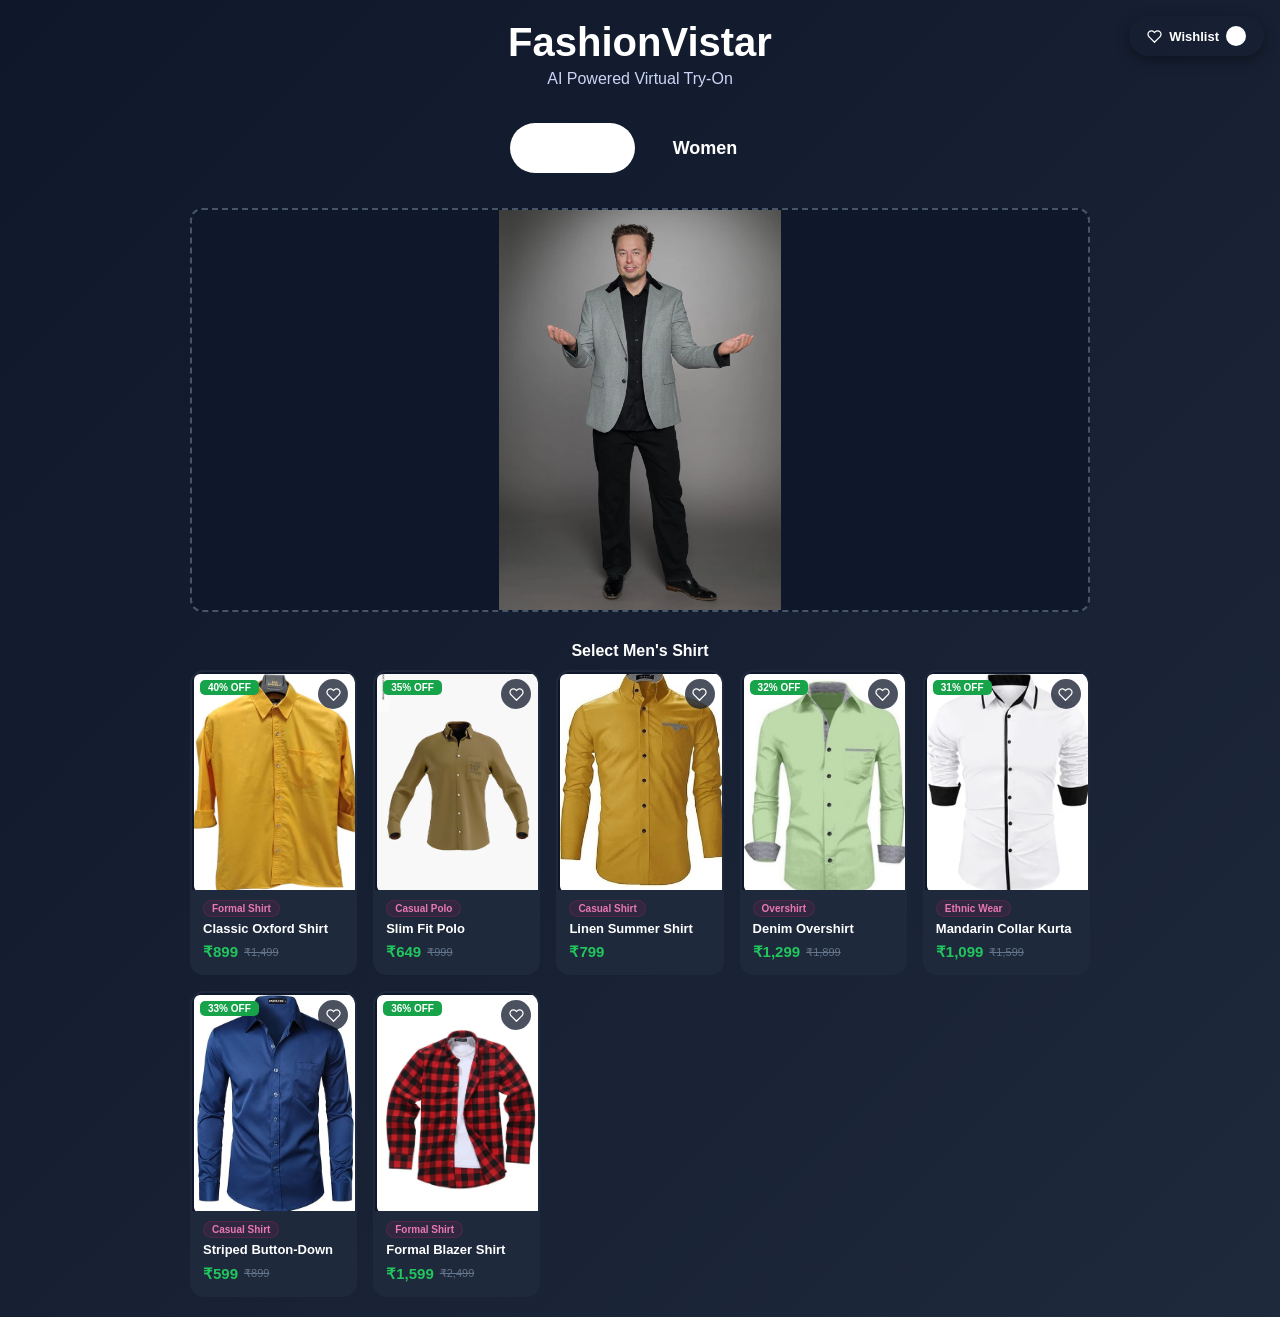
<file: index.html>
<!DOCTYPE html>
<html>
<head>
    <title>FashionVistar</title>
    <meta name="viewport" content="width=device-width, initial-scale=1.0">
    <link rel="stylesheet" href="css/style.css">
    <link rel="stylesheet" href="css/new.css">
</head>
<body>

    <!-- ── Wishlist FAB ── -->
    <button class="wishlist-fab" onclick="openDrawer()">
        <svg viewBox="0 0 24 24">
            <path stroke-linecap="round" stroke-linejoin="round"
                d="M20.84 4.61a5.5 5.5 0 0 0-7.78 0L12 5.67l-1.06-1.06a5.5 5.5 0 0 0-7.78
                7.78l1.06 1.06L12 21.23l7.78-7.78 1.06-1.06a5.5 5.5 0 0 0 0-7.78z"/>
        </svg>
        Wishlist
        <span class="wl-badge" id="wishlistCount">0</span>
    </button>

    <!-- ── Wishlist Drawer ── -->
    <div class="drawer-overlay" id="drawerOverlay" onclick="closeDrawer()"></div>
    <div class="drawer" id="wishlistDrawer">
        <div class="drawer-header">
            <h2>My Wishlist</h2>
            <button class="drawer-close" onclick="closeDrawer()">&#x2715;</button>
        </div>
        <div id="wishlistItems">
            <div class="empty-wishlist">
                <svg viewBox="0 0 24 24" stroke-width="1.5">
                    <path stroke-linecap="round" stroke-linejoin="round"
                        d="M21 8.25c0-2.485-2.099-4.5-4.688-4.5-1.935 0-3.597 1.126-4.312
                        2.733-.715-1.607-2.377-2.733-4.313-2.733C5.1 3.75 3 5.765 3 8.25c0
                        7.22 9 12 9 12s9-4.78 9-12Z"/>
                </svg>
                <p>No items saved yet.<br>Tap the heart on any outfit!</p>
            </div>
        </div>
    </div>

    <!-- ── Main App ── -->
    <div class="container">

        <div class="header">
            <h1>FashionVistar</h1>
            <p>AI Powered Virtual Try-On</p>
        </div>

        <!-- Gender Toggle -->
        <div class="toggle-wrapper">
            <div class="toggle-container" onclick="toggleGender()">
                <div id="toggleSlider" class="toggle-slider"></div>
                <div id="textMan"   class="toggle-text active">Man</div>
                <div id="textWomen" class="toggle-text">Women</div>
            </div>
        </div>

        <!-- Preview Box -->
        <div class="preview-box">
            <img id="userImage" src="assets/person/elon-musk.jpg" width="300">
            <input type="file" id="photoInput" hidden>

            <!-- Loader -->
            <div id="loaderBox" class="loader-box">
                <div class="loader-top">
                    <h2 id="statusText">Preparing your outfit...</h2>
                    <div class="progress-bar">
                        <div id="progressFill" class="progress-fill"></div>
                    </div>
                </div>
                <div class="slides-container">
                    <div class="slide active">
                        <h3>PROBLEM: SIZE NOT FIT</h3>
                        <p>Shirt looks good online<br>But when it comes,<br><b>size is tight or loose</b></p>
                    </div>
                    <div class="slide">
                        <h3>FASHIONVISTAR SOLUTION</h3>
                        <p>Upload your photo<br>FashionVistar shows<br><b>how shirt fits on YOU</b></p>
                    </div>
                    <div class="slide">
                        <h3>PROBLEM: RETURN TAKES TIME</h3>
                        <p>Wrong size comes<br>You return item<br>Wait many days.</p>
                    </div>
                    <div class="slide">
                        <h3>FASHIONVISTAR SAVES TIME</h3>
                        <p>See fitting first<br>On FashionVistar<br><b>Buy correct size once</b></p>
                    </div>
                    <div class="slide">
                        <h3>PROBLEM: MODEL BODY DIFFERENT</h3>
                        <p>Model body is different<br>Your body is different<br>Shirt looks different.</p>
                    </div>
                    <div class="slide">
                        <h3>FASHIONVISTAR SHOWS YOUR LOOK</h3>
                        <p>Not model photo<br>FashionVistar shows<br><b>shirt on your body</b></p>
                    </div>
                    <div class="slide">
                        <h3>PROBLEM: BUYING IS GUESS</h3>
                        <p>You guess size<br>Guess fitting<br>Hope it looks good.</p>
                    </div>
                    <div class="slide">
                        <h3>FASHIONVISTAR REMOVES GUESS</h3>
                        <p>See preview first<br>On FashionVistar<br><b>Then buy with confidence</b></p>
                    </div>
                    <div class="slide">
                        <h3>PROBLEM: STYLE NOT SUIT</h3>
                        <p>Shirt fits well<br>But style not good<br>On your face.</p>
                    </div>
                    <div class="slide">
                        <h3>FASHIONVISTAR SHOWS STYLE</h3>
                        <p>Try many shirts<br>On FashionVistar<br><b>Choose best style</b></p>
                    </div>
                    <div class="slide">
                        <h3>PROBLEM: MONEY WASTE</h3>
                        <p>Wrong clothes buy<br>Return again<br>Money and time waste.</p>
                    </div>
                    <div class="slide">
                        <h3>FASHIONVISTAR SAVES MONEY</h3>
                        <p>See before buying<br>On FashionVistar<br><b>Less wrong purchase</b></p>
                    </div>
                    <div class="slide">
                        <h3>ALMOST READY</h3>
                        <p>FashionVistar is<br>creating your look<br>Please wait...</p>
                    </div>
                </div>
            </div>
        </div>

        <!-- Men's Card Grid -->
        <div id="menGrid" class="shirts-section">
            <div class="shirts-title">Select Men's Shirt</div>
            <div class="shirts-grid"></div>
        </div>

        <!-- Women's Card Grid -->
        <div id="womenGrid" class="shirts-section" style="display:none;">
            <div class="shirts-title">Select Women's Outfit</div>
            <div class="shirts-grid"></div>
        </div>

        <!-- Generate Button -->
        <button id="generateBtn" onclick="generateTryOn()">
            Generate Virtual Try-On
        </button>

    </div>

    <script src="js/app.js"></script>
</body>
</html>
</file>
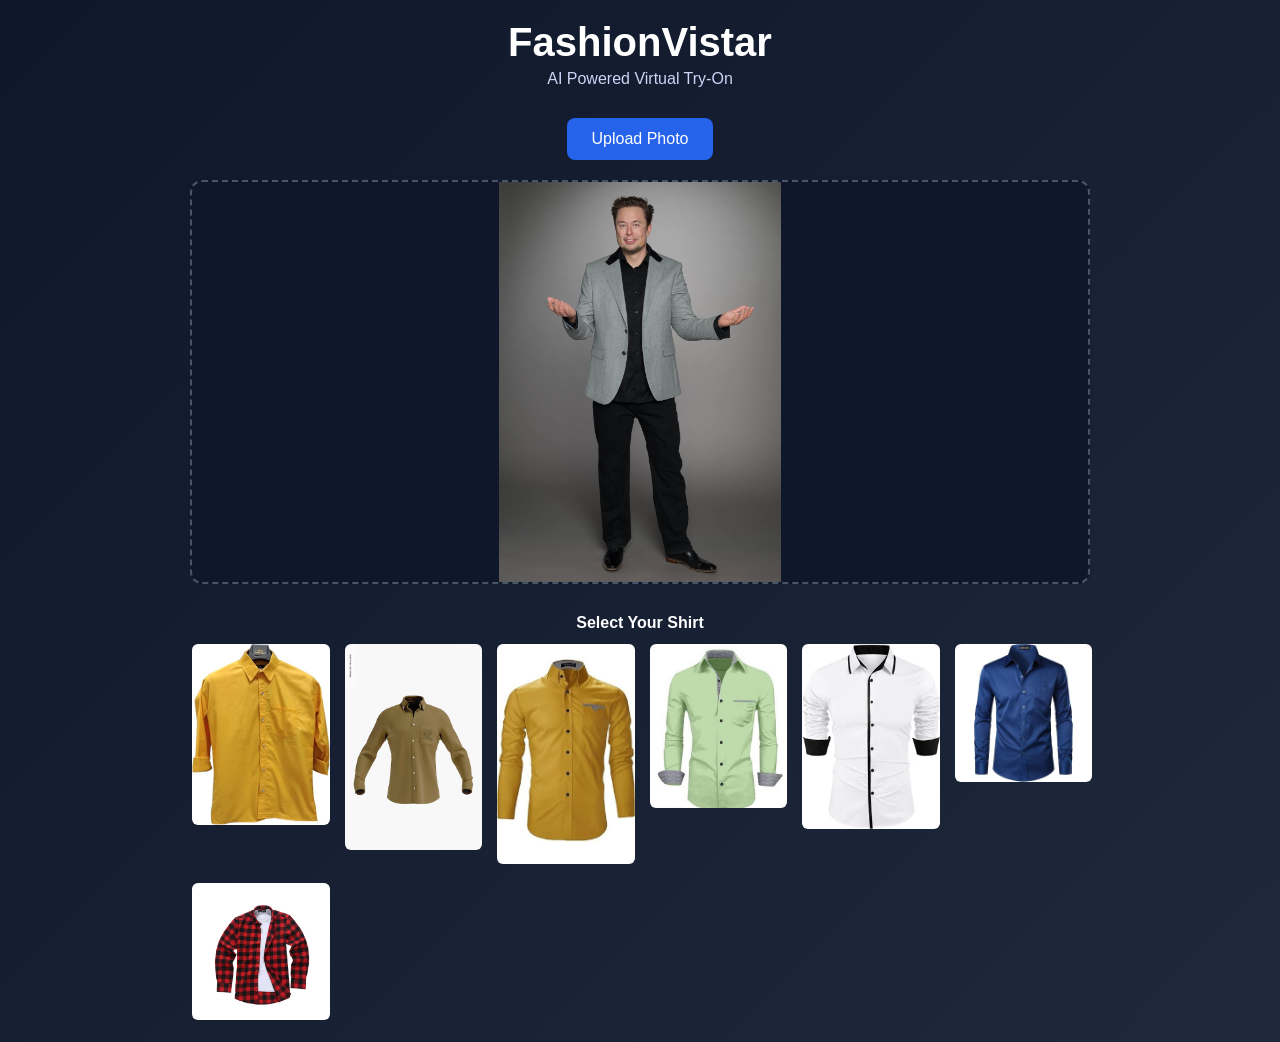
<file: frontend/index.html>
<!DOCTYPE html>
<html>

<head>

    <title>FashionVistar</title>

    <meta name="viewport" content="width=device-width, initial-scale=1.0">

    <link rel="stylesheet" href="css/style.css">

</head>

<body>

    <div class="container">

        <div class="header">

            <h1>FashionVistar</h1>
            <p>AI Powered Virtual Try-On</p>

        </div>


        <div class="upload-section">

            <label class="upload-btn">

                Upload Photo
                <input type="file" id="photoInput" hidden>

            </label>

        </div>



        <!-- Preview Box -->

        <div class="preview-box">

            <img id="userImage" src="assets/person/elon-musk.jpg" width="300">



            <!-- LOADER -->

            <div id="loaderBox" class="loader-box">

                <!-- TOP STATUS -->

                <div class="loader-top">

                    <h2 id="statusText">

                        Preparing your outfit...

                    </h2>

                    <div class="progress-bar">

                        <div id="progressFill" class="progress-fill">

                        </div>

                    </div>

                </div>



                <!-- SLIDES -->

                <div class="slides-container">

                    <!-- Problem 1 -->
                
                    <div class="slide active">
                
                        <h3>PROBLEM: SIZE NOT FIT</h3>
                
                        <p>
                
                            Shirt looks good online<br>
                            But when it comes,<br>
                            <b>size is tight or loose</b>
                
                        </p>
                
                    </div>
                
                
                
                    <!-- Solution 1 -->
                
                    <div class="slide">
                
                        <h3>FASHIONVISTAR SOLUTION</h3>
                
                        <p>
                
                            Upload your photo<br>
                            FashionVistar shows<br>
                            <b>how shirt fits on YOU</b>
                
                        </p>
                
                    </div>
                
                
                
                    <!-- Problem 2 -->
                
                    <div class="slide">
                
                        <h3>PROBLEM: RETURN TAKES TIME</h3>
                
                        <p>
                
                            Wrong size comes<br>
                            You return item<br>
                            Wait many days.
                
                        </p>
                
                    </div>
                
                
                
                    <!-- Solution 2 -->
                
                    <div class="slide">
                
                        <h3>FASHIONVISTAR SAVES TIME</h3>
                
                        <p>
                
                            See fitting first<br>
                            On FashionVistar<br>
                            <b>Buy correct size once</b>
                
                        </p>
                
                    </div>
                
                
                
                    <!-- Problem 3 -->
                
                    <div class="slide">
                
                        <h3>PROBLEM: MODEL BODY DIFFERENT</h3>
                
                        <p>
                
                            Model body is different<br>
                            Your body is different<br>
                            Shirt looks different.
                
                        </p>
                
                    </div>
                
                
                
                    <!-- Solution 3 -->
                
                    <div class="slide">
                
                        <h3>FASHIONVISTAR SHOWS YOUR LOOK</h3>
                
                        <p>
                
                            Not model photo<br>
                            FashionVistar shows<br>
                            <b>shirt on your body</b>
                
                        </p>
                
                    </div>
                
                
                
                    <!-- Problem 4 -->
                
                    <div class="slide">
                
                        <h3>PROBLEM: BUYING IS GUESS</h3>
                
                        <p>
                
                            You guess size<br>
                            Guess fitting<br>
                            Hope it looks good.
                
                        </p>
                
                    </div>
                
                
                
                    <!-- Solution 4 -->
                
                    <div class="slide">
                
                        <h3>FASHIONVISTAR REMOVES GUESS</h3>
                
                        <p>
                
                            See preview first<br>
                            On FashionVistar<br>
                            <b>Then buy with confidence</b>
                
                        </p>
                
                    </div>
                
                
                
                    <!-- Problem 5 -->
                
                    <div class="slide">
                
                        <h3>PROBLEM: STYLE NOT SUIT</h3>
                
                        <p>
                
                            Shirt fits well<br>
                            But style not good<br>
                            On your face.
                
                        </p>
                
                    </div>
                
                
                
                    <!-- Solution 5 -->
                
                    <div class="slide">
                
                        <h3>FASHIONVISTAR SHOWS STYLE</h3>
                
                        <p>
                
                            Try many shirts<br>
                            On FashionVistar<br>
                            <b>Choose best style</b>
                
                        </p>
                
                    </div>
                
                
                
                    <!-- Problem 6 -->
                
                    <div class="slide">
                
                        <h3>PROBLEM: MONEY WASTE</h3>
                
                        <p>
                
                            Wrong clothes buy<br>
                            Return again<br>
                            Money and time waste.
                
                        </p>
                
                    </div>
                
                
                
                    <!-- Solution 6 -->
                
                    <div class="slide">
                
                        <h3>FASHIONVISTAR SAVES MONEY</h3>
                
                        <p>
                
                            See before buying<br>
                            On FashionVistar<br>
                            <b>Less wrong purchase</b>
                
                        </p>
                
                    </div>
                
                
                
                    <!-- Final -->
                
                    <div class="slide">
                
                        <h3>ALMOST READY</h3>
                
                        <p>
                
                            FashionVistar is<br>
                            creating your look<br>
                            Please wait...
                
                        </p>
                
                    </div>
                
                </div>

            </div>

        </div>



        <div class="shirts-title">

            Select Your Shirt

        </div>



        <div class="shirts-grid">

            <img src="assets/shirts/shirt1.jpg" onclick="selectShirt(this)">

            <img src="assets/shirts/shirt2.jpg" onclick="selectShirt(this)">

            <img src="assets/shirts/shirt3.jpg" onclick="selectShirt(this)">

            <img src="assets/shirts/shirt4.jpg" onclick="selectShirt(this)">

            <img src="assets/shirts/shirt5.jpg" onclick="selectShirt(this)">

            <img src="assets/shirts/shirt6.jpg" onclick="selectShirt(this)">

            <img src="assets/shirts/shirt7.jpg" onclick="selectShirt(this)">

        </div>



        <button id="generateBtn" onclick="generateTryOn()">

            Generate Virtual Try-On

        </button>

    </div>


    <script src="js/app.js"></script>

</body>

</html>
</file>
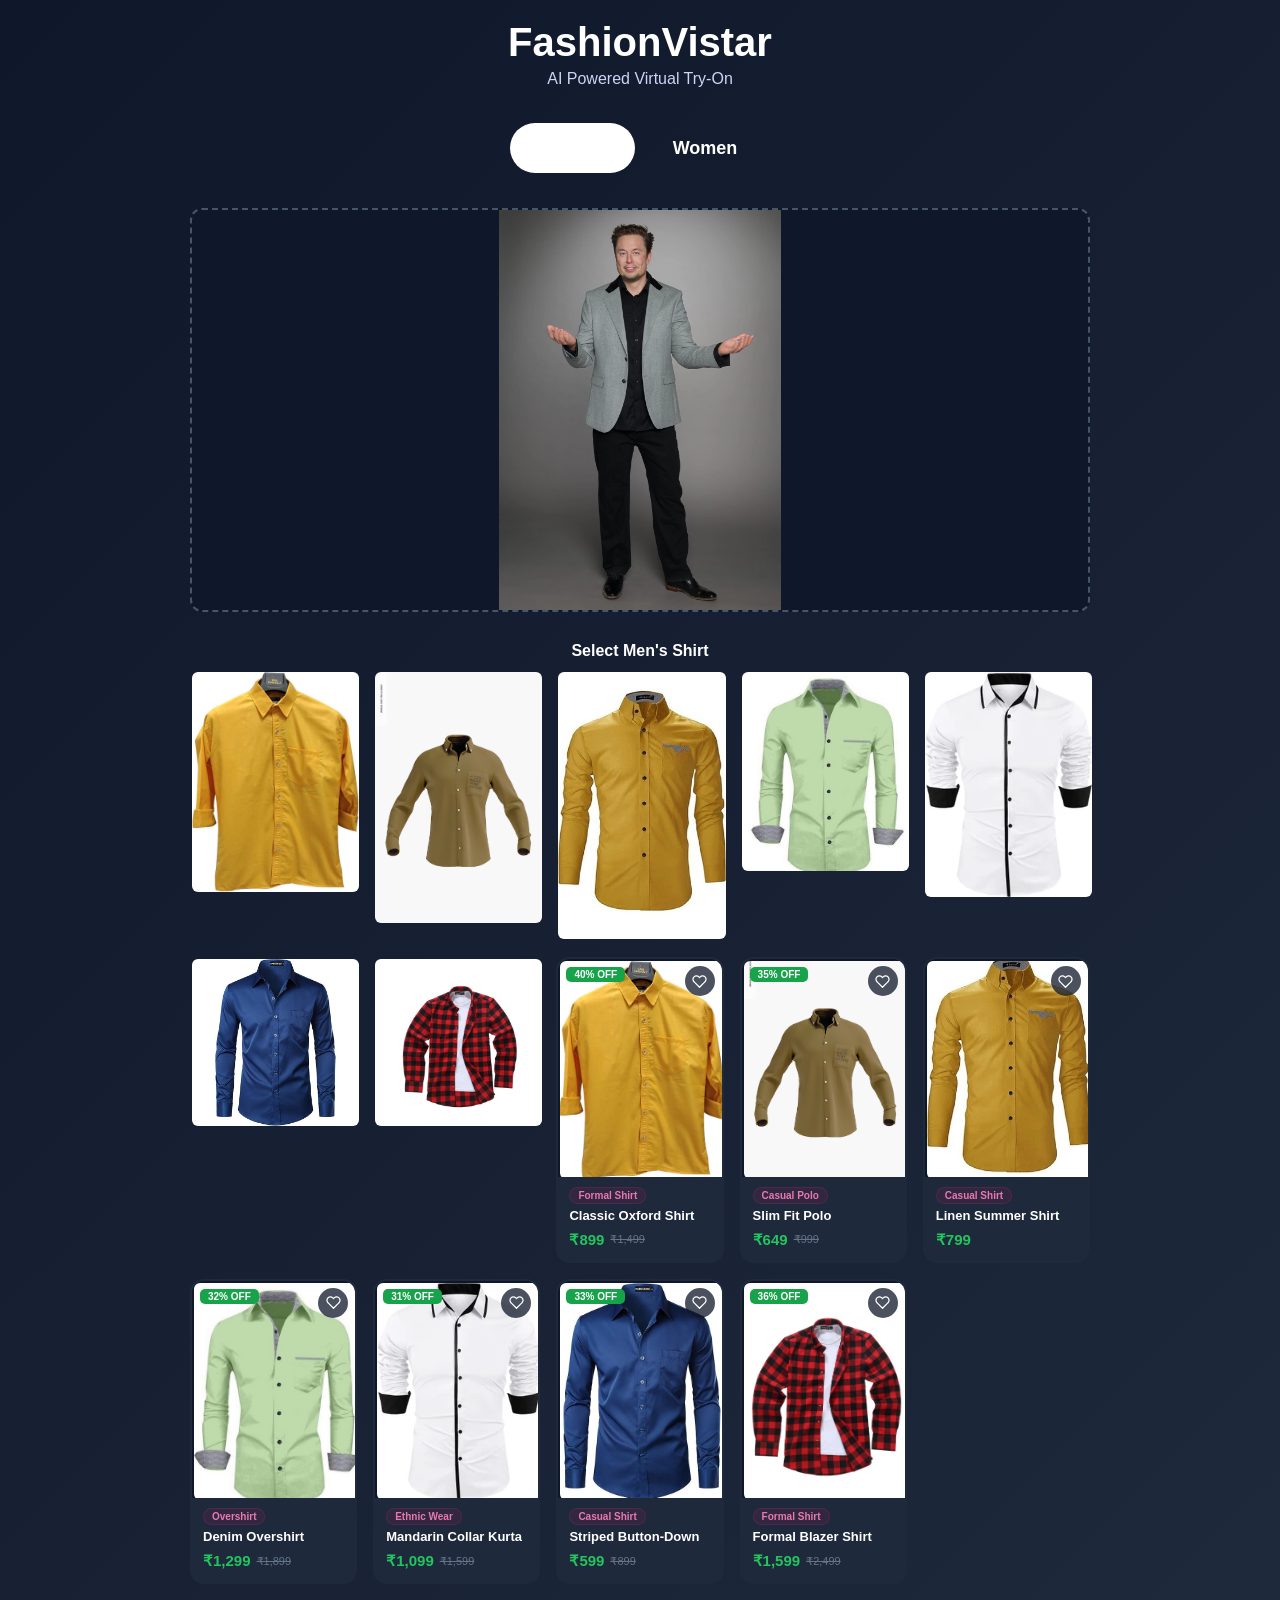
<file: index2.html>
<!DOCTYPE html>
<html>

<head>

    <title>FashionVistar</title>

    <meta name="viewport" content="width=device-width, initial-scale=1.0">

    <link rel="stylesheet" href="css/style.css">
    <link rel="stylesheet" href="css/new.css">
    <!-- <script src="js/app.js" defer></script> -->

</head>

<body>

    <div class="container">

        <div class="header">

            <h1>FashionVistar</h1>
            <p>AI Powered Virtual Try-On</p>

        </div>


        <!-- <div class="upload-section">

            <label class="upload-btn">

                Upload Photo
                <input type="file" id="photoInput" hidden>

            </label>

        </div> -->

        <!-- NEW: Gender Toggle Switch -->
        <div class="toggle-wrapper">
            <div class="toggle-container" onclick="toggleGender()">
                <div id="toggleSlider" class="toggle-slider"></div>
                <div id="textMan" class="toggle-text active">Man</div>
                <div id="textWomen" class="toggle-text">Women</div>
            </div>
        </div>
        



        <!-- Preview Box -->

        <div class="preview-box">

            <img id="userImage" src="assets/person/elon-musk.jpg" width="300">
            <input type="file" id="photoInput" hidden>


            <!-- LOADER -->

            <div id="loaderBox" class="loader-box">

                <!-- TOP STATUS -->

                <div class="loader-top">

                    <h2 id="statusText">

                        Preparing your outfit...

                    </h2>

                    <div class="progress-bar">

                        <div id="progressFill" class="progress-fill">

                        </div>

                    </div>

                </div>



                <!-- SLIDES -->

                <div class="slides-container">

                    <!-- Problem 1 -->
                
                    <div class="slide active">
                
                        <h3>PROBLEM: SIZE NOT FIT</h3>
                
                        <p>
                
                            Shirt looks good online<br>
                            But when it comes,<br>
                            <b>size is tight or loose</b>
                
                        </p>
                
                    </div>
                
                
                
                    <!-- Solution 1 -->
                
                    <div class="slide">
                
                        <h3>FASHIONVISTAR SOLUTION</h3>
                
                        <p>
                
                            Upload your photo<br>
                            FashionVistar shows<br>
                            <b>how shirt fits on YOU</b>
                
                        </p>
                
                    </div>
                
                
                
                    <!-- Problem 2 -->
                
                    <div class="slide">
                
                        <h3>PROBLEM: RETURN TAKES TIME</h3>
                
                        <p>
                
                            Wrong size comes<br>
                            You return item<br>
                            Wait many days.
                
                        </p>
                
                    </div>
                
                
                
                    <!-- Solution 2 -->
                
                    <div class="slide">
                
                        <h3>FASHIONVISTAR SAVES TIME</h3>
                
                        <p>
                
                            See fitting first<br>
                            On FashionVistar<br>
                            <b>Buy correct size once</b>
                
                        </p>
                
                    </div>
                
                
                
                    <!-- Problem 3 -->
                
                    <div class="slide">
                
                        <h3>PROBLEM: MODEL BODY DIFFERENT</h3>
                
                        <p>
                
                            Model body is different<br>
                            Your body is different<br>
                            Shirt looks different.
                
                        </p>
                
                    </div>
                
                
                
                    <!-- Solution 3 -->
                
                    <div class="slide">
                
                        <h3>FASHIONVISTAR SHOWS YOUR LOOK</h3>
                
                        <p>
                
                            Not model photo<br>
                            FashionVistar shows<br>
                            <b>shirt on your body</b>
                
                        </p>
                
                    </div>
                
                
                
                    <!-- Problem 4 -->
                
                    <div class="slide">
                
                        <h3>PROBLEM: BUYING IS GUESS</h3>
                
                        <p>
                
                            You guess size<br>
                            Guess fitting<br>
                            Hope it looks good.
                
                        </p>
                
                    </div>
                
                
                
                    <!-- Solution 4 -->
                
                    <div class="slide">
                
                        <h3>FASHIONVISTAR REMOVES GUESS</h3>
                
                        <p>
                
                            See preview first<br>
                            On FashionVistar<br>
                            <b>Then buy with confidence</b>
                
                        </p>
                
                    </div>
                
                
                
                    <!-- Problem 5 -->
                
                    <div class="slide">
                
                        <h3>PROBLEM: STYLE NOT SUIT</h3>
                
                        <p>
                
                            Shirt fits well<br>
                            But style not good<br>
                            On your face.
                
                        </p>
                
                    </div>
                
                
                
                    <!-- Solution 5 -->
                
                    <div class="slide">
                
                        <h3>FASHIONVISTAR SHOWS STYLE</h3>
                
                        <p>
                
                            Try many shirts<br>
                            On FashionVistar<br>
                            <b>Choose best style</b>
                
                        </p>
                
                    </div>
                
                
                
                    <!-- Problem 6 -->
                
                    <div class="slide">
                
                        <h3>PROBLEM: MONEY WASTE</h3>
                
                        <p>
                
                            Wrong clothes buy<br>
                            Return again<br>
                            Money and time waste.
                
                        </p>
                
                    </div>
                
                
                
                    <!-- Solution 6 -->
                
                    <div class="slide">
                
                        <h3>FASHIONVISTAR SAVES MONEY</h3>
                
                        <p>
                
                            See before buying<br>
                            On FashionVistar<br>
                            <b>Less wrong purchase</b>
                
                        </p>
                
                    </div>
                
                
                
                    <!-- Final -->
                
                    <div class="slide">
                
                        <h3>ALMOST READY</h3>
                
                        <p>
                
                            FashionVistar is<br>
                            creating your look<br>
                            Please wait...
                
                        </p>
                
                    </div>
                
                </div>

            </div>

        </div>


        <!-- Men's Grid (Default) -->
        <div id="menGrid" class="shirts-section">
            <div class="shirts-title">Select Men's Shirt</div>
            <div class="shirts-grid">
                <img src="assets/man/shirt1.jpg" onclick="selectShirt(this)">
                <img src="assets/man/shirt2.jpg" onclick="selectShirt(this)">
                <img src="assets/man/shirt3.jpg" onclick="selectShirt(this)">
                <img src="assets/man/shirt4.jpg" onclick="selectShirt(this)">
                <img src="assets/man/shirt5.jpg" onclick="selectShirt(this)">
                <img src="assets/man/shirt6.jpg" onclick="selectShirt(this)">
                <img src="assets/man/shirt7.jpg" onclick="selectShirt(this)">
            </div>
        </div>

        <!-- Women's Grid (Hidden by default) -->
        <div id="womenGrid" class="shirts-section" style="display: none;">
            <div class="shirts-title">Select Women's Outfit</div>
            <div class="shirts-grid">
                <img src="assets/women/dress1.jpg" onclick="selectShirt(this)">
                <img src="assets/women/dress2.jpg" onclick="selectShirt(this)">
                <img src="assets/women/dress3.jpg" onclick="selectShirt(this)">
                <img src="assets/women/dress4.jpg" onclick="selectShirt(this)">
                <img src="assets/women/dress5.jpg" onclick="selectShirt(this)">
                <img src="assets/women/dress6.jpg" onclick="selectShirt(this)">
                <img src="assets/women/dress7.jpg" onclick="selectShirt(this)">
                <img src="assets/women/dress8.jpg" onclick="selectShirt(this)">
                <img src="assets/women/dress9.jpg" onclick="selectShirt(this)">
                <img src="assets/women/dress10.jpg" onclick="selectShirt(this)">
            </div>
        </div>
        

        <button id="generateBtn" onclick="generateTryOn()">

            Generate Virtual Try-On

        </button>

    </div>


    <script src="js/app.js"></script>

</body>

</html>
</file>
<file: css/style.css>
body {
    margin: 0;
    font-family: Arial, sans-serif;
    background: linear-gradient(135deg, #0f172a, #1e293b);
    color: white;
}

/* Main container */
.container {
    max-width: 900px;
    margin: auto;
    padding: 20px;
}

/* Header */
.header {
    text-align: center;
    margin-bottom: 30px;
}

.header h1 {
    font-size: 40px;
    margin: 0;
}

.header p {
    color: #cbd5f5;
    margin-top: 5px;
}

/* Upload section */
.upload-section {
    text-align: center;
    margin-bottom: 20px;
}

.upload-btn {
    background: #2563eb;
    padding: 12px 25px;
    border-radius: 8px;
    cursor: pointer;
    display: inline-block;
    transition: 0.3s;
}

.upload-btn:hover {
    background: #1d4ed8;
}

/* Image Preview */
.preview-box {
    cursor: pointer;
    height: 400px;
    background: #0f172a;
    border: 2px dashed #475569;
    display: flex;
    align-items: center;
    justify-content: center;
    border-radius: 12px;
    overflow: hidden;
    margin-bottom: 20px;
    position: relative;
}

/* Fix image scaling */
.preview-box img {
    max-height: 100%;
    max-width: 100%;
    object-fit: contain;
}

/* Shirt title */
.shirts-title {
    margin-top: 30px;
    margin-bottom: 10px;
    font-weight: bold;
    text-align: center;
}

/* Shirt Grid */
.shirts-grid {
    display: grid;
    grid-template-columns: repeat(auto-fit, minmax(120px, 1fr));
    gap: 15px;
}

.shirts-grid img {
    width: 100%;
    border-radius: 8px;
    cursor: pointer;
    border: 2px solid transparent;
    transition: 0.2s;
}

.shirts-grid img:hover {
    transform: scale(1.05);
}

/* Selected shirt */
.shirts-grid img.selected {
    border: 2px solid #3b82f6;
}

/* Generate Button */
#generateBtn {
    position: fixed;
    bottom: 20px;
    left: 50%;
    transform: translateX(-50%);
    padding: 15px 30px;
    background: #22c55e;
    border: none;
    border-radius: 30px;
    font-size: 16px;
    color: white;
    cursor: pointer;
    display: none;
    box-shadow: 0 5px 15px rgba(0, 0, 0, 0.3);
    transition: 0.3s;
}

#generateBtn:hover {
    background: #16a34a;
}

/* Mobile Optimization */
@media (max-width: 600px) {
    .header h1 {
        font-size: 28px;
    }

    .preview-box {
        height: 280px;
    }

    #generateBtn {
        width: 80%;
        font-size: 14px;
    }
}

/* Loader Box */
.loader-box {
    position: absolute;
    top: 0;
    left: 0;
    width: 100%;
    height: 100%;
    background: linear-gradient(
        135deg,
        rgba(2, 6, 23, 0.96),
        rgba(15, 23, 42, 0.96)
    );
    display: none;
    flex-direction: column;
    align-items: center;
    padding-top: 15px;
    z-index: 99;
}

/* TOP */
.loader-top {
    width: 85%;
    text-align: center;
}

#statusText {
    font-size: 18px;
    margin-bottom: 10px;
    color: white;
}

/* PROGRESS */
.progress-bar {
    width: 100%;
    height: 6px;
    background: #1e293b;
    border-radius: 8px;
    overflow: hidden;
}

.progress-fill {
    height: 100%;
    width: 0%;
    background: linear-gradient(90deg, #22c55e, #3b82f6);
}

/* SLIDES */
.slides-container {
    margin-top: 40px;
    width: 85%;
    height: 60%;
    position: relative;
    display: flex;
    align-items: center;
    justify-content: center;
    text-align: center;
}

.slide {
    position: absolute;
    opacity: 0;
    transition: opacity 0.8s ease;
}

.slide.active {
    opacity: 1;
}

.slide h3 {
    font-size: 20px;
    font-weight: bold;
    margin-bottom: 10px;
}

.slide p {
    font-size: 14px;
    color: #cbd5f5;
    line-height: 1.5;
}
</file>
<file: css/new.css>
*/
:root {
    --vton-purple: #9e2166;
}

/* â”€â”€ Photo Upload Click Area â”€â”€ */
.profile-upload-area {
    position: relative;
    display: inline-block;
    cursor: pointer;
    border-radius: 15px;
    overflow: hidden;
}
.upload-overlay {
    position: absolute;
    bottom: 0; width: 100%;
    background: rgba(0,0,0,0.5);
    color: white; padding: 5px;
    font-size: 12px; opacity: 0;
    transition: 0.3s;
}
.profile-upload-area:hover .upload-overlay { opacity: 1; }

/* â”€â”€ Toggle â”€â”€ */
.toggle-wrapper {
    display: flex; justify-content: center; margin: 30px 0;
}
.toggle-container {
    width: 260px; height: 60px;
    background-color: var(--vton-purple);
    border-radius: 50px;
    display: flex; align-items: center;
    position: relative; cursor: pointer;
    padding: 0 5px;
}
.toggle-slider {
    position: absolute;
    width: 125px; height: 50px;
    background: white;
    border-radius: 40px;
    transition: transform 0.3s ease;
    z-index: 1;
}
.toggle-text {
    flex: 1; text-align: center;
    z-index: 2; font-family: sans-serif;
    font-weight: 600; font-size: 18px;
    color: white; transition: 0.3s;
}
.toggle-text.active { color: var(--vton-purple); }

/* â”€â”€ Cloth Card Grid â”€â”€ */
.shirts-grid {
    display: grid;
    grid-template-columns: repeat(auto-fill, minmax(160px, 1fr));
    gap: 16px;
}

/* Card */
.cloth-card {
    background: #1e293b;
    border: 2px solid transparent;
    border-radius: 14px;
    overflow: hidden;
    cursor: pointer;
    transition: transform 0.2s, border-color 0.2s, box-shadow 0.2s;
    position: relative;
    display: flex;
    flex-direction: column;
}
.cloth-card:hover {
    transform: translateY(-3px);
    box-shadow: 0 8px 24px rgba(0,0,0,0.4);
}
.cloth-card.selected {
    border-color: #3b82f6;
    box-shadow: 0 0 0 1px #3b82f6, 0 8px 24px rgba(59,130,246,0.2);
}

/* Card image area */
.cloth-card-img-wrap {
    position: relative;
    width: 100%;
    aspect-ratio: 3 / 4;
    background: #0f172a;
    overflow: hidden;
}
.cloth-card-img-wrap img {
    width: 100%; height: 100%;
    object-fit: cover;
    display: block;
    transition: transform 0.3s;
}
.cloth-card:hover .cloth-card-img-wrap img {
    transform: scale(1.04);
}

/* Discount badge on image */
.card-discount-badge {
    position: absolute;
    top: 8px; left: 8px;
    background: #16a34a;
    color: white;
    font-size: 10px; font-weight: 700;
    padding: 2px 8px;
    border-radius: 5px;
    display: none;
}

/* Wishlist heart on image */
.card-heart-btn {
    position: absolute;
    top: 7px; right: 7px;
    width: 30px; height: 30px;
    background: rgba(15,23,42,0.75);
    border: none;
    border-radius: 50%;
    display: flex; align-items: center; justify-content: center;
    cursor: pointer;
    transition: background 0.2s, transform 0.15s;
    padding: 0;
}
.card-heart-btn:hover { background: rgba(158,33,102,0.85); transform: scale(1.12); }
.card-heart-btn.hearted { background: var(--vton-purple); }
.card-heart-btn svg {
    width: 15px; height: 15px;
    fill: none;
    stroke: white;
    stroke-width: 2;
    transition: fill 0.2s;
}
.card-heart-btn.hearted svg { fill: white; }

/* Card info strip */
.cloth-card-info {
    padding: 10px 11px 12px;
    display: flex;
    flex-direction: column;
    gap: 4px;
    flex: 1;
}
.card-type {
    font-size: 10px;
    font-weight: 600;
    color: #e879b0;
    background: rgba(158,33,102,0.15);
    border: 1px solid rgba(158,33,102,0.3);
    border-radius: 20px;
    padding: 2px 8px;
    display: inline-block;
    width: fit-content;
}
.card-name {
    font-size: 13px;
    font-weight: 600;
    color: white;
    line-height: 1.3;
    margin: 0;
}
.card-pricing {
    display: flex;
    align-items: center;
    gap: 6px;
    flex-wrap: wrap;
    margin-top: 2px;
}
.card-price-sale {
    font-size: 15px;
    font-weight: 700;
    color: #22c55e;
}
.card-price-orig {
    font-size: 11px;
    color: #64748b;
    text-decoration: line-through;
}

/* Selected checkmark overlay */
.card-selected-mark {
    display: none;
    position: absolute;
    bottom: 8px; right: 8px;
    width: 22px; height: 22px;
    background: #3b82f6;
    border-radius: 50%;
    align-items: center;
    justify-content: center;
}
.cloth-card.selected .card-selected-mark { display: flex; }
.card-selected-mark svg {
    width: 12px; height: 12px;
    fill: none; stroke: white; stroke-width: 2.5;
}

/* â”€â”€ Wishlist FAB â”€â”€ */
.wishlist-fab {
    position: fixed;
    top: 16px; right: 16px;
    background: var(--vton-purple);
    border: none; border-radius: 30px;
    color: white; padding: 10px 18px;
    display: flex; align-items: center; gap: 7px;
    cursor: pointer; font-weight: 600; font-size: 13px;
    z-index: 200;
    box-shadow: 0 4px 14px rgba(0,0,0,0.4);
    transition: background 0.2s;
}
.wishlist-fab:hover { background: #b52876; }
.wishlist-fab svg {
    width: 15px; height: 15px;
    fill: none; stroke: white; stroke-width: 2;
}
.wl-badge {
    background: white; color: var(--vton-purple);
    border-radius: 50%;
    width: 20px; height: 20px;
    font-size: 11px;
    display: flex; align-items: center; justify-content: center;
    font-weight: 700;
}

/* â”€â”€ Drawer â”€â”€ */
.drawer-overlay {
    position: fixed; inset: 0;
    background: rgba(0,0,0,0.55);
    z-index: 300; display: none;
}
.drawer-overlay.open { display: block; }

.drawer {
    position: fixed; right: 0; top: 0; bottom: 0;
    width: 320px; max-width: 90vw;
    background: #0f172a;
    border-left: 1px solid #334155;
    z-index: 301;
    transform: translateX(100%);
    transition: transform 0.3s ease;
    overflow-y: auto; padding: 20px;
    box-sizing: border-box;
}
.drawer.open { transform: translateX(0); }

.drawer-header {
    display: flex; align-items: center; justify-content: space-between;
    margin-bottom: 20px; padding-bottom: 14px;
    border-bottom: 1px solid #1e293b;
}
.drawer-header h2 { margin: 0; font-size: 18px; color: white; }
.drawer-close {
    background: none; border: none;
    color: #94a3b8; font-size: 22px;
    cursor: pointer; line-height: 1; padding: 4px;
}
.drawer-close:hover { color: white; }

.wishlist-item {
    display: flex; gap: 12px; align-items: center;
    background: #1e293b; border-radius: 10px;
    padding: 12px; margin-bottom: 10px;
}
.wishlist-item-thumb {
    width: 56px; height: 56px;
    border-radius: 8px; object-fit: cover;
    background: #0f172a; flex-shrink: 0;
}
.wishlist-item-info { flex: 1; min-width: 0; }
.wishlist-item-name {
    font-size: 13px; font-weight: 600;
    margin: 0 0 2px; color: white;
    white-space: nowrap; overflow: hidden; text-overflow: ellipsis;
}
.wishlist-item-type { font-size: 11px; color: #94a3b8; margin: 0 0 3px; }
.wishlist-item-price { font-size: 13px; color: #22c55e; font-weight: 700; margin: 0; }
.wishlist-item-orig {
    color: #64748b; font-size: 11px;
    text-decoration: line-through; margin-left: 5px; font-weight: 400;
}
.wishlist-remove {
    background: none; border: none; color: #64748b;
    cursor: pointer; font-size: 18px; padding: 4px 6px;
    flex-shrink: 0; transition: color 0.2s;
}
.wishlist-remove:hover { color: #ef4444; }

.empty-wishlist {
    text-align: center; color: #475569;
    margin-top: 60px; font-size: 14px; line-height: 1.6;
}
.empty-wishlist svg {
    width: 48px; height: 48px; stroke: #334155; fill: none;
    margin: 0 auto 12px; display: block;
}

/* Mobile */
@media (max-width: 480px) {
    .shirts-grid { grid-template-columns: repeat(2, 1fr); gap: 12px; }
}
</file>
<file: frontend/css/style.css>
body{

    margin:0;
    font-family:Arial, sans-serif;
    
    background:linear-gradient(135deg,#0f172a,#1e293b);
    
    color:white;
    
    }
    
    /* Main container */
    
    .container{
    
    max-width:900px;
    
    margin:auto;
    
    padding:20px;
    
    }
    
    /* Header */
    
    .header{
    
    text-align:center;
    
    margin-bottom:30px;
    
    }
    
    .header h1{
    
    font-size:40px;
    
    margin:0;
    
    }
    
    .header p{
    
    color:#cbd5f5;
    
    margin-top:5px;
    
    }
    
    /* Upload section */
    
    .upload-section{
    
    text-align:center;
    
    margin-bottom:20px;
    
    }
    
    .upload-btn{
    
    background:#2563eb;
    
    padding:12px 25px;
    
    border-radius:8px;
    
    cursor:pointer;
    
    display:inline-block;
    
    transition:0.3s;
    
    }
    
    .upload-btn:hover{
    
    background:#1d4ed8;
    
    }
    
    /* Image Preview */
    
    .preview-box{
    
    height:400px;
    
    background:#0f172a;
    
    border:2px dashed #475569;
    
    display:flex;
    
    align-items:center;
    
    justify-content:center;
    
    border-radius:12px;
    
    overflow:hidden;
    
    margin-bottom:20px;
    
    }
    
    /* Fix image scaling */
    
    .preview-box img{
    
    max-height:100%;
    
    max-width:100%;
    
    object-fit:contain;
    
    }
    
    /* Shirt title */
    
    .shirts-title{
    
    margin-top:30px;
    
    margin-bottom:10px;
    
    font-weight:bold;
    
    text-align:center;
    
    }
    
    /* Shirt Grid */
    
    .shirts-grid{
    
    display:grid;
    
    grid-template-columns:repeat(auto-fit,minmax(120px,1fr));
    
    gap:15px;
    
    }
    
    .shirts-grid img{
    
    width:100%;
    
    border-radius:8px;
    
    cursor:pointer;
    
    border:2px solid transparent;
    
    transition:0.2s;
    
    }
    
    .shirts-grid img:hover{
    
    transform:scale(1.05);
    
    }
    
    /* Selected shirt */
    
    .shirts-grid img.selected{
    
    border:2px solid #3b82f6;
    
    }
    
    /* Generate Button */
    
    #generateBtn{
    
    position:fixed;
    
    bottom:20px;
    
    left:50%;
    
    transform:translateX(-50%);
    
    padding:15px 30px;
    
    background:#22c55e;
    
    border:none;
    
    border-radius:30px;
    
    font-size:16px;
    
    color:white;
    
    cursor:pointer;
    
    display:none;
    
    box-shadow:0 5px 15px rgba(0,0,0,0.3);
    
    transition:0.3s;
    
    }
    
    #generateBtn:hover{
    
    background:#16a34a;
    
    }
    
    /* Mobile Optimization */
    
    @media(max-width:600px){
    
    .header h1{
    
    font-size:28px;
    
    }
    
    .preview-box{
    
    height:280px;
    
    }
    
    #generateBtn{
    
    width:80%;
    
    font-size:14px;
    
    }
    
    }

/* Loader Box */

.preview-box {

    position: relative;
    
    }
    
    .loader-box {
    
    position:absolute;
    
    top:0;
    left:0;
    
    width:100%;
    height:100%;
    
    background:linear-gradient(
    135deg,
    rgba(2,6,23,0.96),
    rgba(15,23,42,0.96)
    );
    
    display:none;
    
    flex-direction:column;
    
    align-items:center;
    
    padding-top:15px;
    
    z-index:99;
    
    }
    
    
    
    /* TOP */
    
    .loader-top {
    
    width:85%;
    
    text-align:center;
    
    }
    
    #statusText {
    
    font-size:18px;
    
    margin-bottom:10px;
    
    color:white;
    
    }
    
    
    
    /* PROGRESS */
    
    .progress-bar {
    
    width:100%;
    
    height:6px;
    
    background:#1e293b;
    
    border-radius:8px;
    
    overflow:hidden;
    
    }
    
    .progress-fill {
    
    height:100%;
    
    width:0%;
    
    background:linear-gradient(
    90deg,
    #22c55e,
    #3b82f6
    );
    
    }
    
    
    
    /* SLIDES */
    
    .slides-container {
    
    margin-top:40px;
    
    width:85%;
    
    height:60%;
    
    position:relative;
    
    display:flex;
    
    align-items:center;
    
    justify-content:center;
    
    text-align:center;
    
    }
    
    .slide {
    
    position:absolute;
    
    opacity:0;
    
    transition:opacity 0.8s ease;
    
    }
    
    .slide.active {
    
    opacity:1;
    
    }
    
    .slide h3 {
    
    font-size:20px;
    
    font-weight:bold;
    
    margin-bottom:10px;
    
    }
    
    .slide p {
    
    font-size:14px;
    
    color:#cbd5f5;
    
    line-height:1.5;
    
    }
</file>
